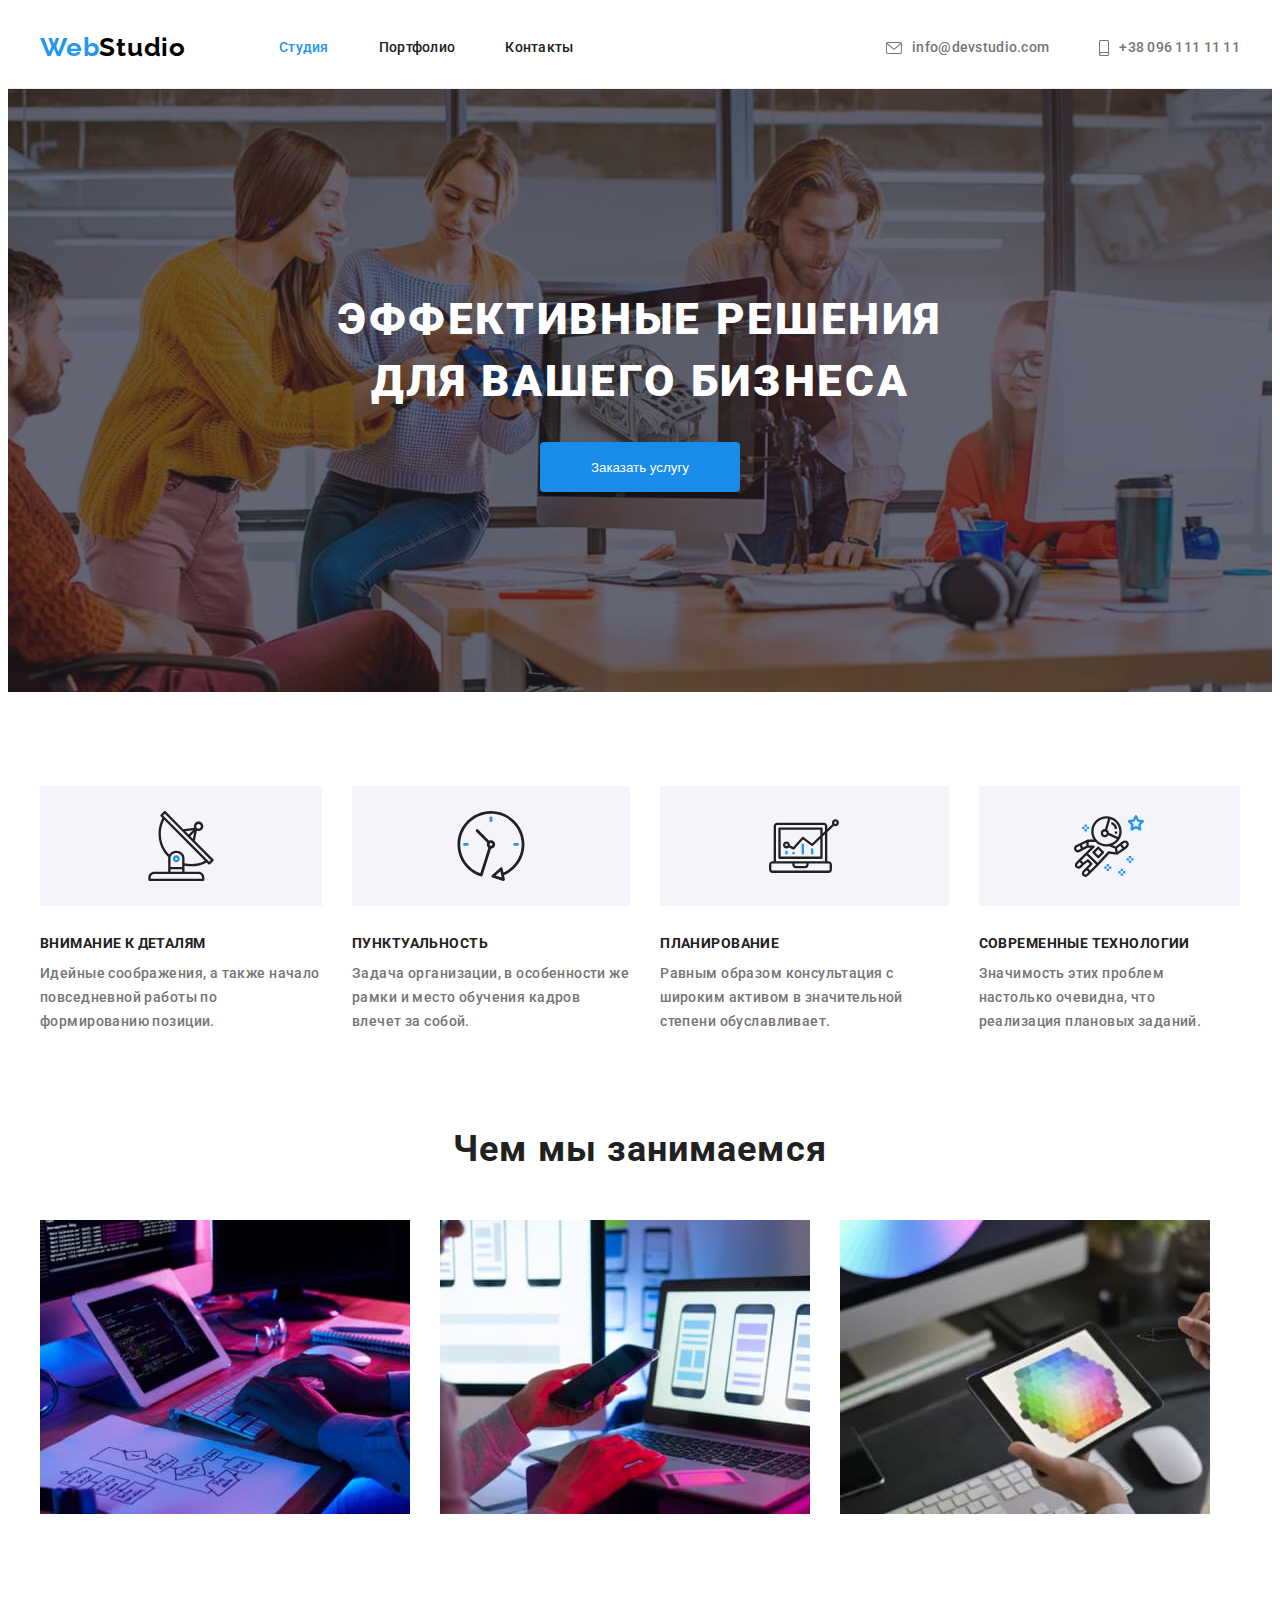
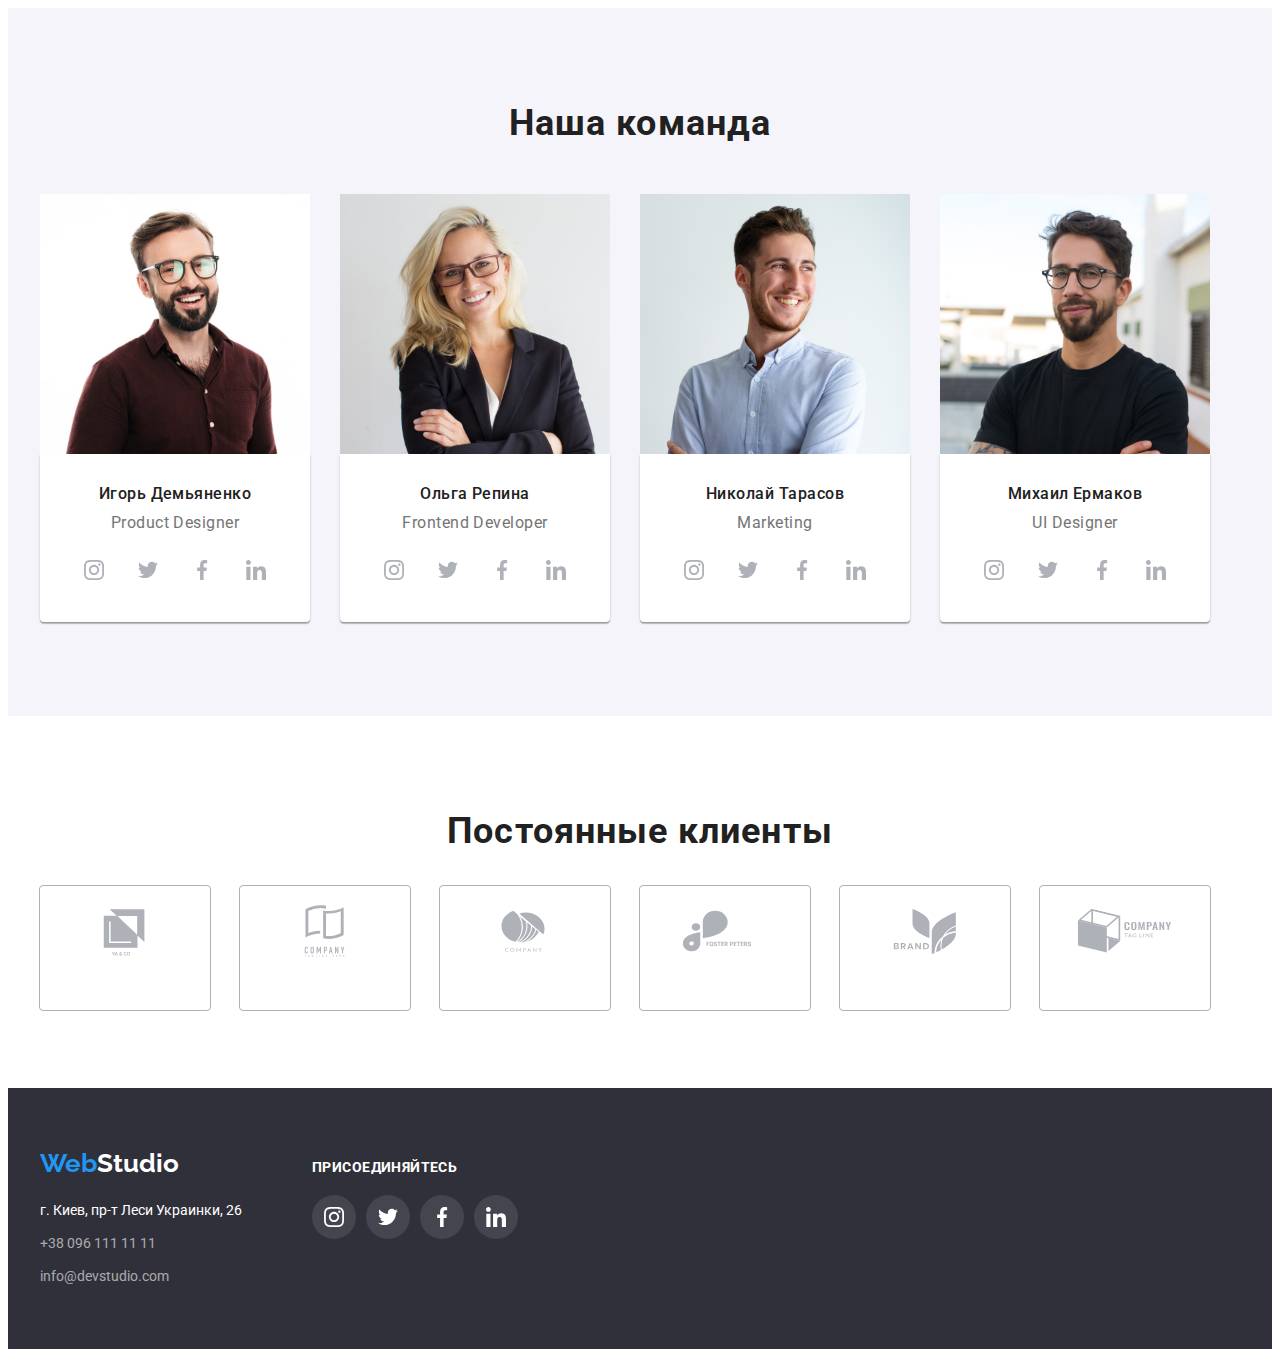
<file: index.html>
<!DOCTYPE html>
<html lang="ru">

<head>
    <meta charset="UTF-8">
    <meta http-equiv="X-UA-Compatible" content="IE=edge">
    <meta name="viewport" content="width=device-width, initial-scale=1.0">
    <title>ВебСтудия</title>
    <link rel="preconnect" href="https://fonts.googleapis.com">
    <link rel="preconnect" href="https://fonts.gstatic.com" crossorigin>
    <link href="https://fonts.googleapis.com/css2?family=Raleway:wght@700&family=Roboto:wght@400;500;700;900&display=swap"
        rel="stylesheet">
    <link rel="stylesheet" href="https://cdnjs.cloudflare.com/ajax/libs/modern-normalize/1.1.0/modern-normalize.min.css"
    integrity="sha512-wpPYUAdjBVSE4KJnH1VR1HeZfpl1ub8YT/NKx4PuQ5NmX2tKuGu6U/JRp5y+Y8XG2tV+wKQpNHVUX03MfMFn9Q=="
    crossorigin="anonymous" referrerpolicy="no-referrer" />
    <link rel="stylesheet" href="./css/styles.css">

</head>
 
<body>
   
        <!-- Header -->
    <header class="header-box ">
        <div class="nav-container container">
        <nav class="navbar">
            <a href="#" class="logo"><span class="accent">Web</span>Studio
            </a>
            <ul class="nav-links">
                <li class="nav-item"><a href="./index.html" class="nav-link current">Студия</a></li>
                <li class="nav-item"><a href="./portfolio.html" class="nav-link">Портфолио</a></li>
                <li class="nav-item"><a href="#" class="nav-link">Контакты</a></li>
            </ul>
        </nav>
        <ul class="contacts-links">
            <li class="contact-item"><a href="mailto:info@devstudio.com" class="contacts-link"><svg class="icon-envelope" width="16"
                        height="12">
                        <use href="./images/icon-sprite/icons.svg#icon-envelope"></use>
                    </svg>info@devstudio.com</a></li>
            <li class="contact-item"><a href="tel:+380961111111" class="contacts-link"><svg class="icon-smartphone" width="10" height="16">
               <use href="./images/icon-sprite/icons.svg#icon-smartphone"></use>
           </svg> +38 096 111 11 11</a></li>
           
        </ul>
        </div>
    </header>
    <main>
               
        <!-- Hero -->
        <section class="hero-box">
            <div class="container">
            <h1 class="title-hero">Эффективные решения <br> для вашего бизнеса</h1>
            <button type="button" name="Заказать услугу" class="hero-btn">Заказать услугу</button>
            </div>
        </section>
        <!--Advantages  -->
        <section class="section">
            <div class="container">
            <h2 class="visually-hidden">Преимущества</h2>
            <ul class="advantage-list">
                <li class="advantage-item" > 
                    <div class="icon-box">
                            <svg class="icon-antena" width="70" height="70">
                                <use href="./images/icon-sprite/icons.svg#icon-antenna"></use>
                            </svg>
                        </a>
                    </div>
                    <h3 class="advantages-subtitle">Внимание к деталям</h3>
                    <p class="advantages-text">Идейные соображения, а также начало повседневной работы по формированию
                        позиции.</p>
                </li>
                <li class="advantage-item">
                    <div class="icon-box">
                            <svg class="icon-clock" width="70" height="70">
                                <use href="./images/icon-sprite/icons.svg#icon-clock"></use>
                            </svg>
                        </a>
                    </div>
                    <h3 class="advantages-subtitle">Пунктуальность</h3>
                    <p class="advantages-text">Задача организации, в особенности же рамки и место обучения кадров влечет за
                        собой.</p>
                </li>
                <li class="advantage-item icon-diagram">
                    <div class="icon-box">
                            <svg class="icon-diagram" width="70" height="70">
                                <use href="./images/icon-sprite/icons.svg#icon-diagram"></use>
                            </svg>
                        </a>
                    </div>
                    <h3 class="advantages-subtitle">Планирование</h3>
                    <p class="advantages-text">Равным образом консультация с широким активом в значительной степени
                        обуславливает.</p>
                </li>
                <li class="advantage-item">
                    <div class="icon-box">
                            <svg class="icon-astronaut" width="70" height="70">
                                <use href="./images/icon-sprite/icons.svg#icon-astronaut"></use>
                            </svg>
                        </a>
                    </div>
                    <h3 class="advantages-subtitle">Современные технологии</h3>
                    <p class="advantages-text">Значимость этих проблем настолько очевидна, что реализация плановых заданий.
                    </p>
                </li>
            </ul>
            </div>
        </section>
        <!-- Work -->
        <section class="work-box section">
            <div class="container">
            <h2 class="title">Чем мы занимаемся</h2>
            <ul class="work-list">
                <li class="work-item"><img src="./images/work/box-1.jpg" alt="Десктопные приложения" width="370"></li>
                <li class="work-item"><img src="./images/work/box-2.jpg" alt="Мобильные приложения" width="370"></li>
                <li class="work-item"><img src="./images/work/box-3.jpg" alt="Дизайнерские решения" width="370"></li>
            </ul>
            </div>
    
        </section>
        <!-- Team -->
        <section class="team-box section">
            <div class="container">
            <h2 class="title">Наша команда</h2>
            <ul class="team-list">
                <li class="team-item">
                    <img src="./images/team/img1.jpg" alt="Игорь" width="270" height="260">
                    <div class="card-box">
                    <h3 class="team-subtitle">Игорь Демьяненко</h3>
                    <p class="team-text">Product Designer</p>
                    <ul class="social-list">
                        <li class="social-item">
                            <a href="#" class="social-link">
                                <svg class="icon-instagram" width="20" height="20">
                                    <use href="./images/icon-sprite/icons.svg#icon-instagram" ></use>
                                </svg>
                            </a>
                        </li>
                        <li class="social-item">
                            <a href="#" class="social-link">
                                <svg class="icon-twitter" width="20" height="20">
                                    <use href="./images/icon-sprite/icons.svg#icon-twitter"></use>
                                </svg>
                            </a>
                        </li>
                        <li class="social-item">
                            <a href="#" class="social-link">
                                <svg class="icon-facebook" width="20" height="20">
                                    <use href="./images/icon-sprite/icons.svg#icon-facebook"></use>
                                </svg>
                            </a>
                        </li>
                        <li class="social-item">
                            <a href="#" class="social-link">
                                <svg class="icon-linkedin" width="20" height="20">
                                    <use href="./images/icon-sprite/icons.svg#icon-linkedin"></use>
                                </svg>
                            </a>
                        </li>
                    </ul>
                </div>
                </li>
                <li class="team-item">
                    <img src="./images/team/img2.jpg" alt="Ольга" width="270" height="260">
                    <div class="card-box">
                    <h3 class="team-subtitle">Ольга Репина</h3>
                    <p class="team-text">Frontend Developer</p>
                    <ul class="social-list">
                        <li class="social-item">
                            <a href="#" class="social-link">
                                <svg class="icon-instagram" width="20" height="20">
                                    <use href="./images/icon-sprite/icons.svg#icon-instagram"></use>
                                </svg>
                            </a>
                        </li>
                        <li class="social-item">
                            <a href="#" class="social-link">
                                <svg class="icon-twitter" width="20" height="20">
                                    <use href="./images/icon-sprite/icons.svg#icon-twitter"></use>
                                </svg>
                            </a>
                        </li>
                        <li class="social-item">
                            <a href="#" class="social-link">
                                <svg class="icon-facebook" width="20" height="20">
                                    <use href="./images/icon-sprite/icons.svg#icon-facebook"></use>
                                </svg>
                            </a>
                        </li>
                        <li class="social-item">
                            <a href="#" class="social-link">
                                <svg class="icon-linkedin" width="20" height="20">
                                    <use href="./images/icon-sprite/icons.svg#icon-linkedin"></use>
                                </svg>
                            </a>
                        </li>
                    </ul>
                    </div>
                </li>
                <li class="team-item">
                    <img src="./images/team/img3.jpg" alt="Николай" width="270" height="260">
                    <div class="card-box">
                    <h3 class="team-subtitle">Николай Тарасов</h3>
                    <p class="team-text">Marketing</p>
                    <ul class="social-list">
                        <li class="social-item">
                            <a href="#" class="social-link">
                                <svg class="icon-instagram"width="20" height="20">
                                    <use href="./images/icon-sprite/icons.svg#icon-instagram"></use>
                                </svg>
                            </a>
                        </li>
                        <li class="social-item">
                            <a href="#" class="social-link">
                                <svg class="icon-twitter"width="20" height="20">
                                    <use href="./images/icon-sprite/icons.svg#icon-twitter"></use>
                                </svg>
                            </a>
                        </li>
                        <li class="social-item">
                            <a href="#" class="social-link">
                                <svg class="icon-facebook"width="20" height="20">
                                    <use href="./images/icon-sprite/icons.svg#icon-facebook"></use>
                                </svg>
                            </a>
                        </li>
                        <li class="social-item">
                            <a href="#" class="social-link">
                                <svg class="icon-linkedin"width="20" height="20">
                                    <use href="./images/icon-sprite/icons.svg#icon-linkedin"></use>
                                </svg>
                            </a>
                        </li>
                    </ul>
                    </div>
                </li>
                <li class="team-item">
                    <img src="./images/team/img4.jpg" alt="Михаил" width="270" height="260">
                    <div class="card-box">
                    <h3 class="team-subtitle">Михаил Ермаков</h3>
                    <p class="team-text">UI Designer</p>
                    <ul class="social-list">
                        <li class="social-item">
                            <a href="#" class="social-link">
                                <svg class="icon-instagram" width="20" height="20">
                                    <use href="./images/icon-sprite/icons.svg#icon-instagram"></use>
                                </svg>
                            </a>
                        </li>
                        <li class="social-item">
                            <a href="#" class="social-link">
                                <svg class="icon-twitter" width="20" height="20">
                                    <use href="./images/icon-sprite/icons.svg#icon-twitter"></use>
                                </svg>
                            </a>
                        </li>
                        <li class="social-item">
                            <a href="#" class="social-link">
                                <svg class="icon-facebook" width="20" height="20">
                                    <use href="./images/icon-sprite/icons.svg#icon-facebook"></use>
                                </svg>
                            </a>
                        </li>
                        <li class="social-item">
                            <a href="#" class="social-link">
                                <svg class="icon-linkedin" width="20" height="20">
                                    <use href="./images/icon-sprite/icons.svg#icon-linkedin"></use>
                                </svg>
                            </a>
                        </li>
                    </ul>
                    </div>
                </li>
            </ul>
            </div>
        </section>

        <!-- Clients -->

        <section class="section">
            <div class="container">
                <h2 class="title">Постоянные клиенты</h2>
                <ul class="list-clients">
                    <li class="item-client"><a href="#" class="link-client"><svg class="icon-logo" width="106" height="60">
                        <use href="./images/icon-sprite/icons.svg#icon-logo_1"></use>
                    </svg></a></li>
                    <li class="item-client"><a href="#" class="link-client"><svg class="icon-logo" width="106" height="60">
                        <use href="./images/icon-sprite/icons.svg#icon-logo_2"></use>
                    </svg></a></li>
                    <li class="item-client"><a href="#" class="link-client"><svg class="icon-logo" width="106" height="60">
                        <use href="./images/icon-sprite/icons.svg#icon-logo_3"></use>
                    </svg></a></li>
                    <li class="item-client"><a href="#" class="link-client"><svg class="icon-logo" width="106" height="60">
                        <use href="./images/icon-sprite/icons.svg#icon-logo_4"></use>
                    </svg></a></li>
                    <li class="item-client"><a href="#" class="link-client"><svg class="icon-logo" width="106" height="60">
                        <use href="./images/icon-sprite/icons.svg#icon-logo_5"></use>
                    </svg></a></li>
                    <li class="item-client"><a href="#" class="link-client"><svg class="icon-logo" width="106" height="60">
                        <use href="./images/icon-sprite/icons.svg#icon-logo_6"></use>
                    </svg></a></li>
                </ul>
            </div>
        </section>
       
    </main>
    <!-- Footer-->
    <footer class="footer-box">
        <div class="container footer-container">
            <!-- <div class="footer-container"> -->
        <div class="address-box">
        <a href="#" class="logo-white"><span class="accent">
                Web</span>Studio
        </a>
       
        <address class="address">
            <ul clas="address-list">
                <li class="address-item">
                    <p class="list-text text-white">г. Киев, пр-т Леси Украинки, 26</p>
                </li>
                <li class="address-item">
                    <a href="tel:+380961111111" class="list-text">+38 096 111 11 11</a>
                </li>
                <li class="address-item">
                    <a href="mailto:info@devstudio.com" class="list-text">info@devstudio.com</a>
                </li>
            </ul>
        </address>
        </div>
        <div class="social-box">
            <h3 class="join-suptitle">присоединяйтесь</h3>
            <ul class="items-list">
                <li class="social-item social-footer">
                    <a href="#" class="social-link">
                        <svg class="icon-instagram" width="20" height="20">
                            <use href="./images/icon-sprite/icons.svg#icon-instagram"></use>
                        </svg>
                    </a>
                </li>
                <li class="social-item social-footer">
                    <a href="#" class="social-link">
                        <svg class="icon-twitter" width="20" height="20">
                            <use href="./images/icon-sprite/icons.svg#icon-twitter"></use>
                        </svg>
                    </a>
                </li>
                <li class="social-item social-footer">
                    <a href="#" class="social-link">
                        <svg class="icon-facebook" width="20" height="20">
                            <use href="./images/icon-sprite/icons.svg#icon-facebook"></use>
                        </svg>
                    </a>
                </li>
                <li class="social-item social-footer">
                    <a href="#" class="social-link">
                        <svg class="icon-linkedin" width="20" height="20">
                            <use href="./images/icon-sprite/icons.svg#icon-linkedin"></use>
                        </svg>
                    </a>
                </li>
            </ul>
        </div>
        <!-- </div> -->
        </div>
        
    
    </footer>
    

</body>

</html>
</file>
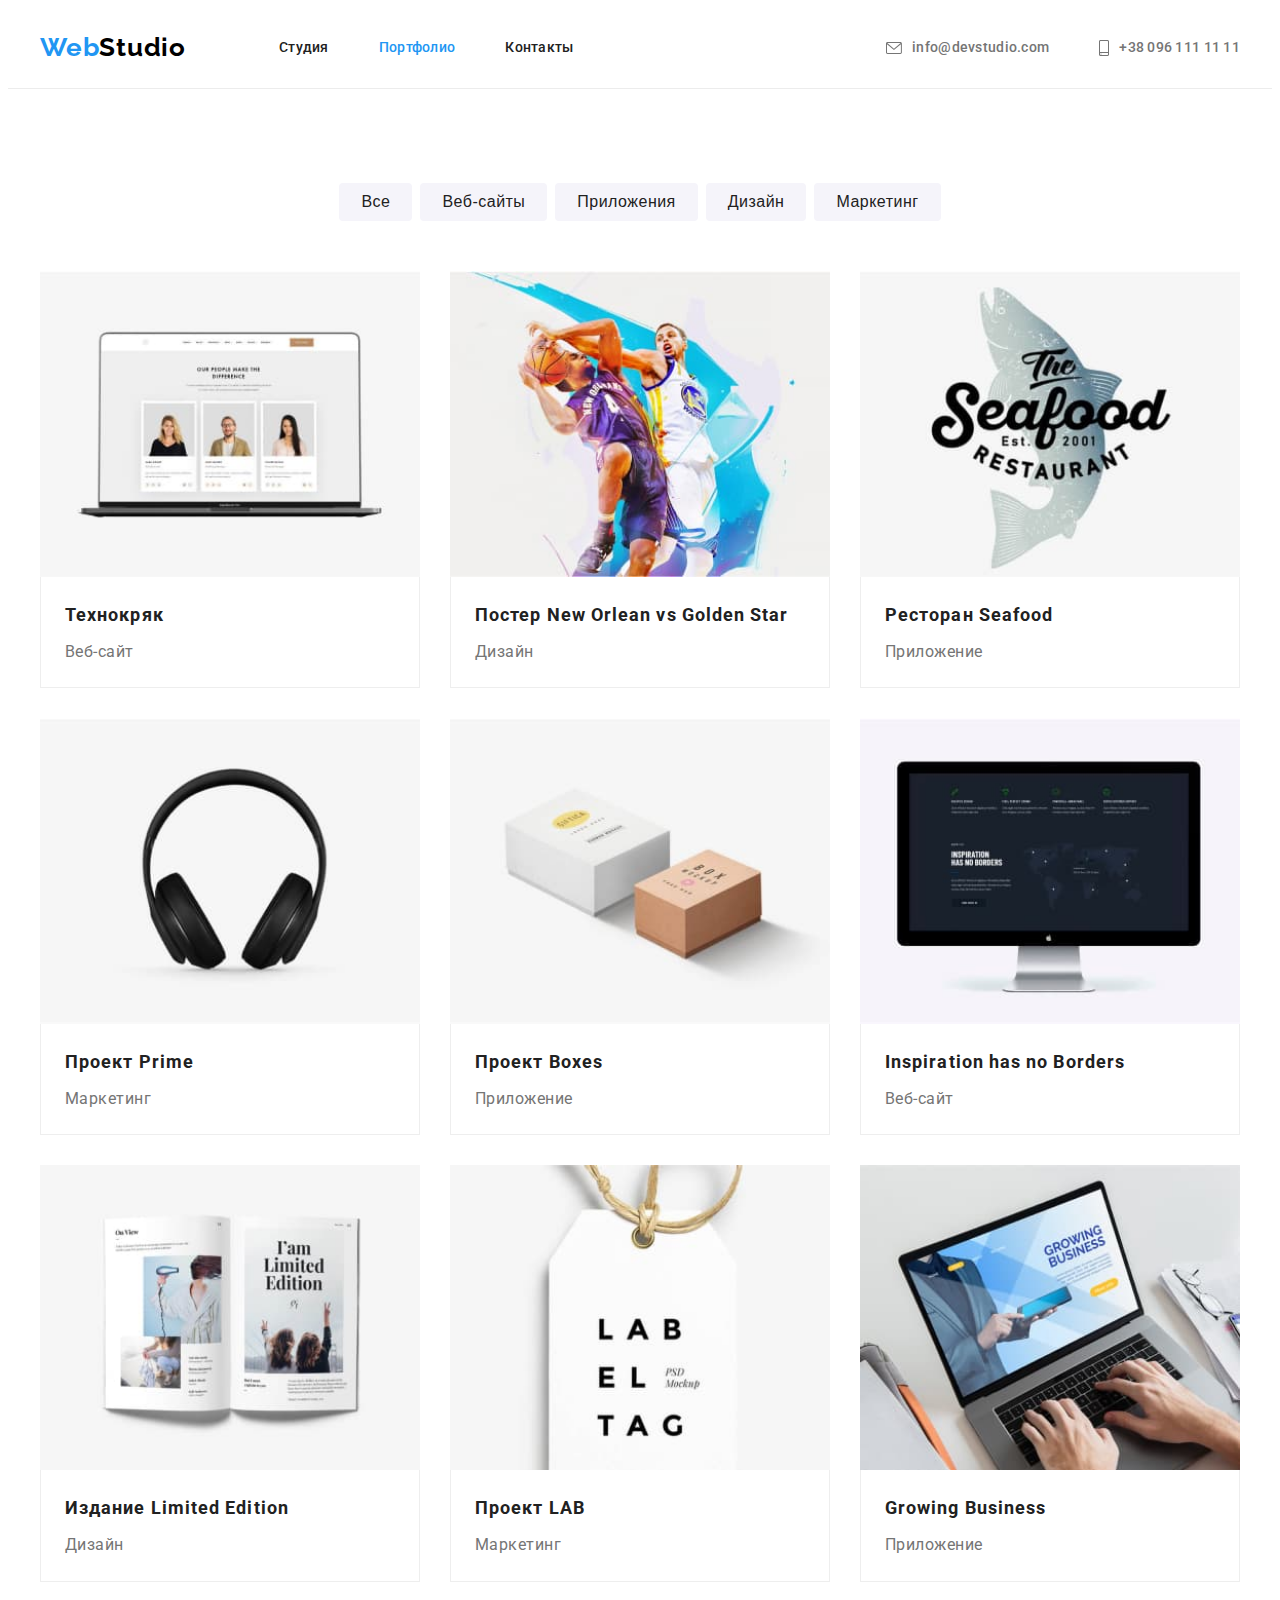
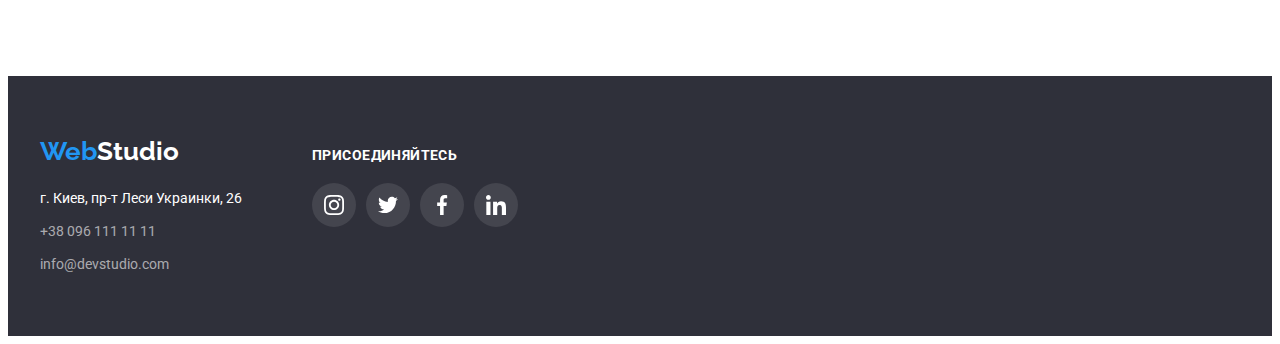
<file: portfolio.html>
<!DOCTYPE html>
<html lang="ru">

<head>
    <meta charset="UTF-8">
    <meta http-equiv="X-UA-Compatible" content="IE=edge">
    <meta name="viewport" content="width=device-width, initial-scale=1.0">
    <title>ВебСтудия</title>
    <link rel="preconnect" href="https://fonts.googleapis.com">
    <link rel="preconnect" href="https://fonts.gstatic.com" crossorigin>
    <link href="https://fonts.googleapis.com/css2?family=Raleway:wght@700&family=Roboto:wght@400;500;700;900&display=swap"
        rel="stylesheet">
    <link rel="stylesheet" href="https://cdnjs.cloudflare.com/ajax/libs/modern-normalize/1.1.0/modern-normalize.min.css"
            integrity="sha512-wpPYUAdjBVSE4KJnH1VR1HeZfpl1ub8YT/NKx4PuQ5NmX2tKuGu6U/JRp5y+Y8XG2tV+wKQpNHVUX03MfMFn9Q=="
            crossorigin="anonymous" referrerpolicy="no-referrer" />
    <link rel="stylesheet" href="./css/styles.css">

</head>

<body>
    
    <!-- Шапка -->
   
<header class="header-box">
    <div class="nav-container container">
        <nav class="navbar">
            <a href="#" class="logo"><span class="accent">Web</span>Studio
            </a>
            <ul class="nav-links">
                <li class="nav-item"><a href="./index.html" class="nav-link">Студия</a></li>
                <li class="nav-item"><a href="./portfolio.html" class="nav-link current">Портфолио</a></li>
                <li class="nav-item"><a href="#" class="nav-link">Контакты</a></li>
            </ul>
        </nav>
        <ul class="contacts-links">
            <li class="contact-item"><a href="mailto:info@devstudio.com" class="contacts-link"><svg class="icon-envelope" width="16"
                        height="12">
                        <use href="./images/icon-sprite/icons.svg#icon-envelope"></use>
                    </svg>info@devstudio.com</a></li>
            <li class="contact-item"><a href="tel:+380961111111" class="contacts-link"><svg class="icon-smartphone"
                        width="10" height="16">
                        <use href="./images/icon-sprite/icons.svg#icon-smartphone"></use>
                    </svg> +38 096 111 11 11</a></li>
           

        </ul>
    </div>
</header>   
 <main>
        
       <section class="section">
           <div class="container">
           <h1 class="visually-hidden">portfolio</h1>
          <ul class="list-btns">
              <li class="item-btns"><button type="button" name="Все" class="item-btn">Все</button></li>
              <li class="item-btns"><button type="button" name="Веб-сайты" class="item-btn">Веб-сайты</button></li>
              <li class="item-btns"><button type="button" name="Приложения" class="item-btn">Приложения</button></li>
              <li class="item-btns"><button type="button" name="Дизайн" class="item-btn">Дизайн</button></li>
              <li class="item-btns"><button type="button" name="Маркетинг" class="item-btn">Маркетинг</button></li>
          </ul>
           <ul class="list-links">
               <li class="flex-element">
                    <a href="#" class="item-link">
                        <img src="./images/portfolio/portfolio-1.jpg" alt="Веб-сайт Технокряк" width="370"> 
                        <div class="desc">
                            <h2 class="title-link">Технокряк</h2>
                            <p class="text-link">Веб-сайт</p>
                        </div>
                        
                    </a>
                  
               </li>

               <li class="flex-element">
                    <a href="#" class="item-link">
                        <img src="./images/portfolio/portfolio-2.jpg" alt="Дизайн постера" width="370">
                        <div class="desc">
                            <h2 class="title-link">Постер New Orlean vs Golden Star</h2>
                            <p class="text-link">Дизайн</p>
                        </div>
                        
                    </a> 
                   
               </li>

               <li class="flex-element">
                    <a href="#" class="item-link">
                        <img src="./images/portfolio/portfolio-3.jpg" alt="Приложение для ресторана" width="370">
                        <div class="desc">
                            <h2 class="title-link">Ресторан Seafood</h2>
                            <p class="text-link">Приложение</p>
                        </div>
                        
                    </a>
                    
               </li>

               <li class="flex-element">
                    <a href="#" class="item-link">
                        <img src="./images/portfolio/portfolio-4.jpg" alt="Маркетинг проекта" width="370">
                        <div class="desc">
                            <h2 class="title-link">Проект Prime</h2>
                            <p class="text-link">Маркетинг</p>
                        </div>
                        
                    </a>
                  
               </li>

               <li class="flex-element">
                    <a href="#" class="item-link">
                        <img src="./images/portfolio/portfolio-5.jpg" alt="Приложение коробки" width="370">
                        <div class="desc">
                            <h2 class="title-link">Проект Boxes</h2>
                            <p class="text-link">Приложение</p>
                        </div>
                       
                    </a>
                   
               </li>

               <li class="flex-element">
                    <a href="#" class="item-link">
                        <img src="./images/portfolio/portfolio-6.jpg" alt="Веб-сайт вдохновение" width="370">
                        <div class="desc">
                            <h2 class="title-link">Inspiration has no Borders</h2>
                            <p class="text-link">Веб-сайт</p>
                        </div>
                        
                    </a>
                   
               </li>

               <li class="flex-element">
                    <a href="#" class="item-link">
                        <img src="./images/portfolio/portfolio-7.jpg" alt="Дизайн издания" width="370">
                        <div class="desc">
                            <h2 class="title-link">Издание Limited Edition</h2>
                            <p class="text-link">Дизайн </p>
                        </div>
                        
                    </a>
                   
               </li>

               <li class="flex-element">
                    <a href="#" class="item-link">
                        <img src="./images/portfolio/portfolio-8.jpg" alt="Маркетинг лаборатории" width="370">
                        <div class="desc">
                            <h2 class="title-link">Проект LAB</h2>
                            <p class="text-link">Маркетинг</p>
                        </div>
                        
                    </a>
                   
               </li>

               <li class="flex-element">
                    <a href="" class="item-link">
                        <img src="./images/portfolio/portfolio-9.jpg" alt="Приложение бизнес" width="370">
                        <div class="desc">
                            <h2 class="title-link">Growing Business</h2>
                            <p class="text-link">Приложение</p>
                        </div>
                        
                    </a>
                   
               </li>
           </ul>
        </div>
       </section> 
        

    </main>
    <!-- footer -->
    <footer class="footer-box">
        <div class="container footer-container">
            
                <div class="address-box">
                    <a href="#" class="logo-white"><span class="accent">
                            Web</span>Studio
                    </a>
    
                    <address class="address">
                        <ul clas="address-list">
                            <li class="address-item">
                                <p class="list-text text-white">г. Киев, пр-т Леси Украинки, 26</p>
                            </li>
                            <li class="address-item">
                                <a href="tel:+380961111111" class="list-text">+38 096 111 11 11</a>
                            </li>
                            <li class="address-item">
                                <a href="mailto:info@devstudio.com" class="list-text">info@devstudio.com</a>
                            </li>
                        </ul>
                    </address>
                </div>
                <div class="social-box">
                    <h3 class="join-suptitle">присоединяйтесь</h3>
                    <ul class="items-list">
                        <li class="social-item social-footer">
                            <a href="#" class="social-link">
                                <svg class="icon-instagram" width="20" height="20">
                                    <use href="./images/icon-sprite/icons.svg#icon-instagram"></use>
                                </svg>
                            </a>
                        </li>
                        <li class="social-item social-footer">
                            <a href="#" class="social-link">
                                <svg class="icon-twitter" width="20" height="20">
                                    <use href="./images/icon-sprite/icons.svg#icon-twitter"></use>
                                </svg>
                            </a>
                        </li>
                        <li class="social-item social-footer">
                            <a href="#" class="social-link">
                                <svg class="icon-facebook" width="20" height="20">
                                    <use href="./images/icon-sprite/icons.svg#icon-facebook"></use>
                                </svg>
                            </a>
                        </li>
                        <li class="social-item social-footer">
                            <a href="#" class="social-link">
                                <svg class="icon-linkedin" width="20" height="20">
                                    <use href="./images/icon-sprite/icons.svg#icon-linkedin"></use>
                                </svg>
                            </a>
                        </li>
                    </ul>
                </div>
            
        </div>
    
    
    </footer>
    </body>
    
    </html>
</file>
<file: css/styles.css>
:root {
  --primary-color: #ffffff;
  --secondary-color: #f5f4fa;
  --accent-color: #2196f3;

  --text-primary: #757575;
  --text-secondary: #212121;
  --text-white: #ffffff;
  /* color hero, footer #2f303a*/
}

body {
  font-family: 'Roboto', sans-serif;
  color: var(--text-primary);
}
/* Utilities */
h1,
h2,
h3,
p {
  margin: 0;
}

ul {
  padding: 0;
  margin: 0;
  list-style: none;
}
a {
  text-decoration: none;
}

.section {
  max-width: 1600px;
  margin-right: auto;
  margin-left: auto;
  padding-top: 94px;
  padding-bottom: 94px;
}

.container {
  width: 1200px;
  padding-left: 15px;
  padding-right: 15px;
  /* outline: 1px solid green; */
  margin-left: auto;
  margin-right: auto;
}

/* Header */
.header-box {
  height: 80px;
  border-bottom: 1px solid #ececec;
}
.nav-container {
  display: flex;
}
.logo {
  /* display: flex;
  align-items: center; */
  font-family: 'Raleway', sans-serif;
  font-weight: 700;
  font-size: 26px;
  line-height: 1.2;
  color: #000000;
  text-decoration: none;
  letter-spacing: 0.03em;
}
.accent {
  color: var(--accent-color);
}
.navbar {
  display: flex;
  align-items: center;
}
.nav-link {
  font-weight: 500;
  font-size: 14px;
  line-height: 1.14;
  color: var(--text-secondary);
  letter-spacing: 0.02em;
  text-decoration: none;
}

.nav-item + .nav-item {
  margin-left: 50px;
}

.nav-container {
  display: flex;
  align-items: center;
}

.nav-links {
  display: flex;
  list-style: none;
  margin-left: 93px;
}
.nav-link {
  padding-top: 32px;
  padding-bottom: 32px;
  display: block;
}

.nav-link:hover,
.nav-link:focus,
.contacts-link:hover,
.contacts-link:focus,
.current {
  color: var(--accent-color);
}

.contact-item + .contact-item {
  margin-left: 50px;
}

.contacts-link {
  display: flex;
  font-weight: 500;
  font-size: 14px;
  line-height: 1.14;
  color: var(--text-primary);
  letter-spacing: 0.02em;
  text-decoration: none;
  align-items: center;
  /* margin-right: 50px; */
}
.contacts-links {
  display: flex;
  margin-left: auto;
  align-items: center;
}
.contacts-link:hover svg,
.contacts-link:focus svg {
  fill: var(--accent-color);
}
.icon-smartphone {
  fill: var(--text-primary);
  margin-right: 10px;
}
.icon-envelope {
  fill: var(--text-primary);
  margin-right: 10px;
}

/* Hero */

.title-hero {
  font-weight: 900;
  font-size: 44px;
  line-height: 1.4;
  color: var(--text-white);
  letter-spacing: 0.06em;
  text-align: center;
  text-transform: uppercase;
}
.hero-box {
  max-width: 1600px;
  padding-top: 200px;
  padding-bottom: 200px;
  background: #2f303a;
  text-align: center;
  margin-left: auto;
  margin-right: auto;
  background-size: cover;
  background-position: center;
  background-image: linear-gradient(to right, rgba(47, 48, 58, 0.4), rgba(47, 48, 58, 0.4)),
    url(../images/Img-bg.jpg);
}
.hero-btn {
  display: inline-block;
  background: #188ce8;
  color: var(--text-white);
  width: 200px;
  height: 50px;
  box-shadow: 0px 4px 4px rgba(0, 0, 0, 0.15);
  border-radius: 4px;
  border: transparent;
  cursor: pointer;
  align-items: center;
  text-align: center;
  padding: 10px 32px;
  margin-top: 30px;
}
.hero-btn:hover,
.hero-btn:focus {
  background: var(--accent-color);
}

/* Advantages  */

.advantage-list {
  display: flex;
}

.advantag-box {
  margin-right: -30px;
  margin-bottom: -30px;
}
.advantage-item {
  flex-basis: calc((100%-30 * 3) / 4);
}
.advantage-item:not(:last-child) {
  margin-right: 30px;
}
/* .advantage-item::before {
  display: block;
  content: '';
  height: 120px;
  background-size: 60px;
  background-repeat: no-repeat;
  background-position: center;
  background-color: var(--secondary-color);
}
.icon-antena::before {
  background-image: url(../images/icon-advantage/antenna_.svg);
}
.icon-clock::before {
  background-image: url(../images/icon-advantage/clock_.svg);
}
.icon-diagram::before {
  background-image: url(../images/icon-advantage/diagram_.svg);
}
.icon-astronaut::before {
  background-image: url(../images/icon-advantage/astronaut_.svg);
} */
.visually-hidden {
  position: absolute;
  clip: rect(0 0 0 0);
  width: 1px;
  height: 1px;
  margin: -1px;
}
.advantages-subtitle {
  font-weight: 700;
  font-size: 14px;
  line-height: 1.14;
  letter-spacing: 0.03em;
  color: var(--text-secondary);
  margin-bottom: 10px;
  text-transform: uppercase;
  margin-top: 30px;
  /* outline: 1px solid tomato; */
}

.advantages-text {
  font-weight: 500;
  font-size: 14px;
  line-height: 1.7;
  letter-spacing: 0.03em;
}
.icon-box {
  padding: 25px 0;
  background-color: var(--secondary-color);
  display: flex;
  align-items: center;
  justify-content: center;
}
/* Work */
.work-box {
  padding-top: 0;
}
.title {
  font-weight: 700;
  font-size: 36px;
  line-height: 1.17;
  color: var(--text-secondary);
  letter-spacing: 0.03em;
  text-align: center;
  margin-bottom: 50px;
  /* outline: 1px solid tomato; */
}
.work-list {
  display: flex;
}
.work-item {
  flex-basis: calc((100%-30px * 2) / 3);
}
.work-item:not(:last-child) {
  margin-right: 30px;
}
/* Team */
.team-list {
  display: flex;
}
.team-box {
  background: var(--secondary-color);
}
.team-item {
  background: var(--secondary-color);
  flex-basis: calc((100%-30px * 3) / 4);
  text-align: center;
}
.team-item:not(:last-child) {
  margin-right: 30px;
}
.team-subtitle {
  font-weight: 500;
  font-size: 16px;
  line-height: 1.2;
  color: var(--text-secondary);
  letter-spacing: 0.03em;
  margin-bottom: 10px;
}
.team-text {
  font-size: 16px;
  line-height: 1.2;
  letter-spacing: 0.03em;
}
.card-box {
  text-align: center;
  background-color: var(--primary-color);
  padding-top: 30px;
  padding-bottom: 30px;
  border-radius: 0px 0px 4px 4px;
  box-shadow: 0px 1px 3px rgba(0, 0, 0, 0.12), 0px 1px 1px rgba(0, 0, 0, 0.14),
    0px 2px 1px rgba(0, 0, 0, 0.2);
}

.social-item {
  /* width: 44px;
  height: 44px;
  border-radius: 50% 50%; */
  display: flex;
  align-items: center;
  justify-content: center;
}
.social-item:not(:last-child) {
  margin-right: 10px;
}
.social-link:hover,
.social-link:focus {
  background-color: var(--accent-color);
}
.social-link:hover svg,
.social-link:focus svg {
  fill: white;
}
.social-list {
  display: flex;
  align-items: center;
  justify-content: center;
  margin-top: 16px;
}
.social-link {
  display: flex;
  align-items: center;
  justify-content: center;
  fill: #afb1b8;
  width: 44px;
  height: 44px;
  border-radius: 50% 50%;
}
/* Clients */
.list-clients {
  display: flex;
}
.link-client {
  width: 100%;
  height: 100%;
  padding: 16px 32px;
  display: block;
  border: 1px solid #afb1b8;
  border-radius: 4px;
}
.item-client:not(:last-child) {
  margin-right: 30px;
}
.item-client {
  width: 170px;
  height: 92px;
  display: flex;
  align-items: center;
  justify-content: center;
  /* border: 1px solid #afb1b8;
  border-radius: 4px; */
}
.link-client:focus,
.link-client:hover {
  border: 1px solid var(--accent-color);
}
.icon-logo {
  fill: #afb1b8;
}

.link-client:focus svg,
.link-client:hover svg {
  fill: var(--accent-color);
}
/* .icon-logo:hover,
.icon-logo:focus {
  fill: var(--accent-color);
} */
/* Footer */

.footer-box {
  max-width: 1600px;
  margin-right: auto;
  margin-left: auto;
  padding-top: 60px;
  padding-bottom: 60px;
  background: #2f303a;
}
.footer-container {
  display: flex;
  align-items: baseline;
}
.social-box {
  margin-left: 70px;
}
.logo-white {
  font-family: 'Raleway', sans-serif;
  font-weight: 700;
  font-size: 26px;
  line-height: 1.2;
  color: #ffffff;
  text-decoration: none;
}
.items-list {
  display: flex;
}
.list-text {
  font-style: normal;
  color: rgba(255, 255, 255, 0.6);
  font-weight: 400;
  font-size: 14px;
  line-height: 1.7;
}
.text-white {
  color: var(--text-white);
}
.address-item:not(:last-child) {
  margin-bottom: 9px;
}
.address {
  margin-top: 20px;
}

.join-suptitle {
  font-size: 14px;
  line-height: 16px;
  letter-spacing: 0.03em;
  text-transform: uppercase;
  margin-bottom: 20px;
  color: var(--text-white);
}
.social-footer {
  background-color: rgba(255, 255, 255, 0.1);
  border-radius: 50% 50%;
}
.social-footer svg {
  fill: var(--primary-color);
}

/* Portfolio */

img {
  display: block;
  min-width: 100%;
  height: auto;
}
.item-btn {
  background: var(--secondary-color);
  border-radius: 4px;
  border: transparent;
  color: var(--text-secondary);
  font-weight: 500;
  font-size: 16px;
  line-height: 1.6;
  letter-spacing: 0.03em;
  cursor: pointer;
  align-items: center;
  padding: 6px 22px 6px 22px;
}
.list-btns {
  justify-content: center;
  margin-bottom: 50px;
}
.item-btns:not(:last-child) {
  margin-right: 8px;
}
.item-btn:hover,
.item-btn:focus {
  background: var(--accent-color);
  color: var(--text-white);
  box-shadow: 0px 3px 1px rgba(0, 0, 0, 0.1), 0px 1px 2px rgba(0, 0, 0, 0.08),
    0px 2px 2px rgba(0, 0, 0, 0.12);
}
.item-link {
  text-decoration: none;
  display: block;
}
.title-link {
  font-weight: 700;
  font-size: 18px;
  line-height: 2;
  letter-spacing: 0.06em;
  color: var(--text-secondary);
  margin-bottom: 4px;
}
.desc {
  padding-left: 24px;
  padding-right: 24px;
  padding-bottom: 20px;
  padding-top: 20px;
  border: 1px solid #eeeeee;
  border-top: none;
}
.text-link {
  font-size: 16px;
  letter-spacing: 0.03em;
  line-height: 1.9;
  font-weight: 400;
  color: var(--text-primary);
}

.list-btns {
  display: flex;
}

.list-links {
  /* outline: 1px solid tomato; */
  display: flex;
  flex-wrap: wrap;
}
.flex-element {
  width: calc((100% - 60px) / 3);
  /* outline: 1px solid teal; */
  display: block;
  margin-right: 30px;
  margin-bottom: 30px;
}

.flex-element:nth-child(3n) {
  margin-right: 0;
}
.flex-element:nth-last-child(-n + 3) {
  margin-bottom: 0;
}
.item-link:hover,
.item-link:focus {
  box-shadow: 0px 1px 1px rgba(0, 0, 0, 0.12), 0px 4px 4px rgba(0, 0, 0, 0.06),
    1px 4px 6px rgba(0, 0, 0, 0.16);
}
</file>
